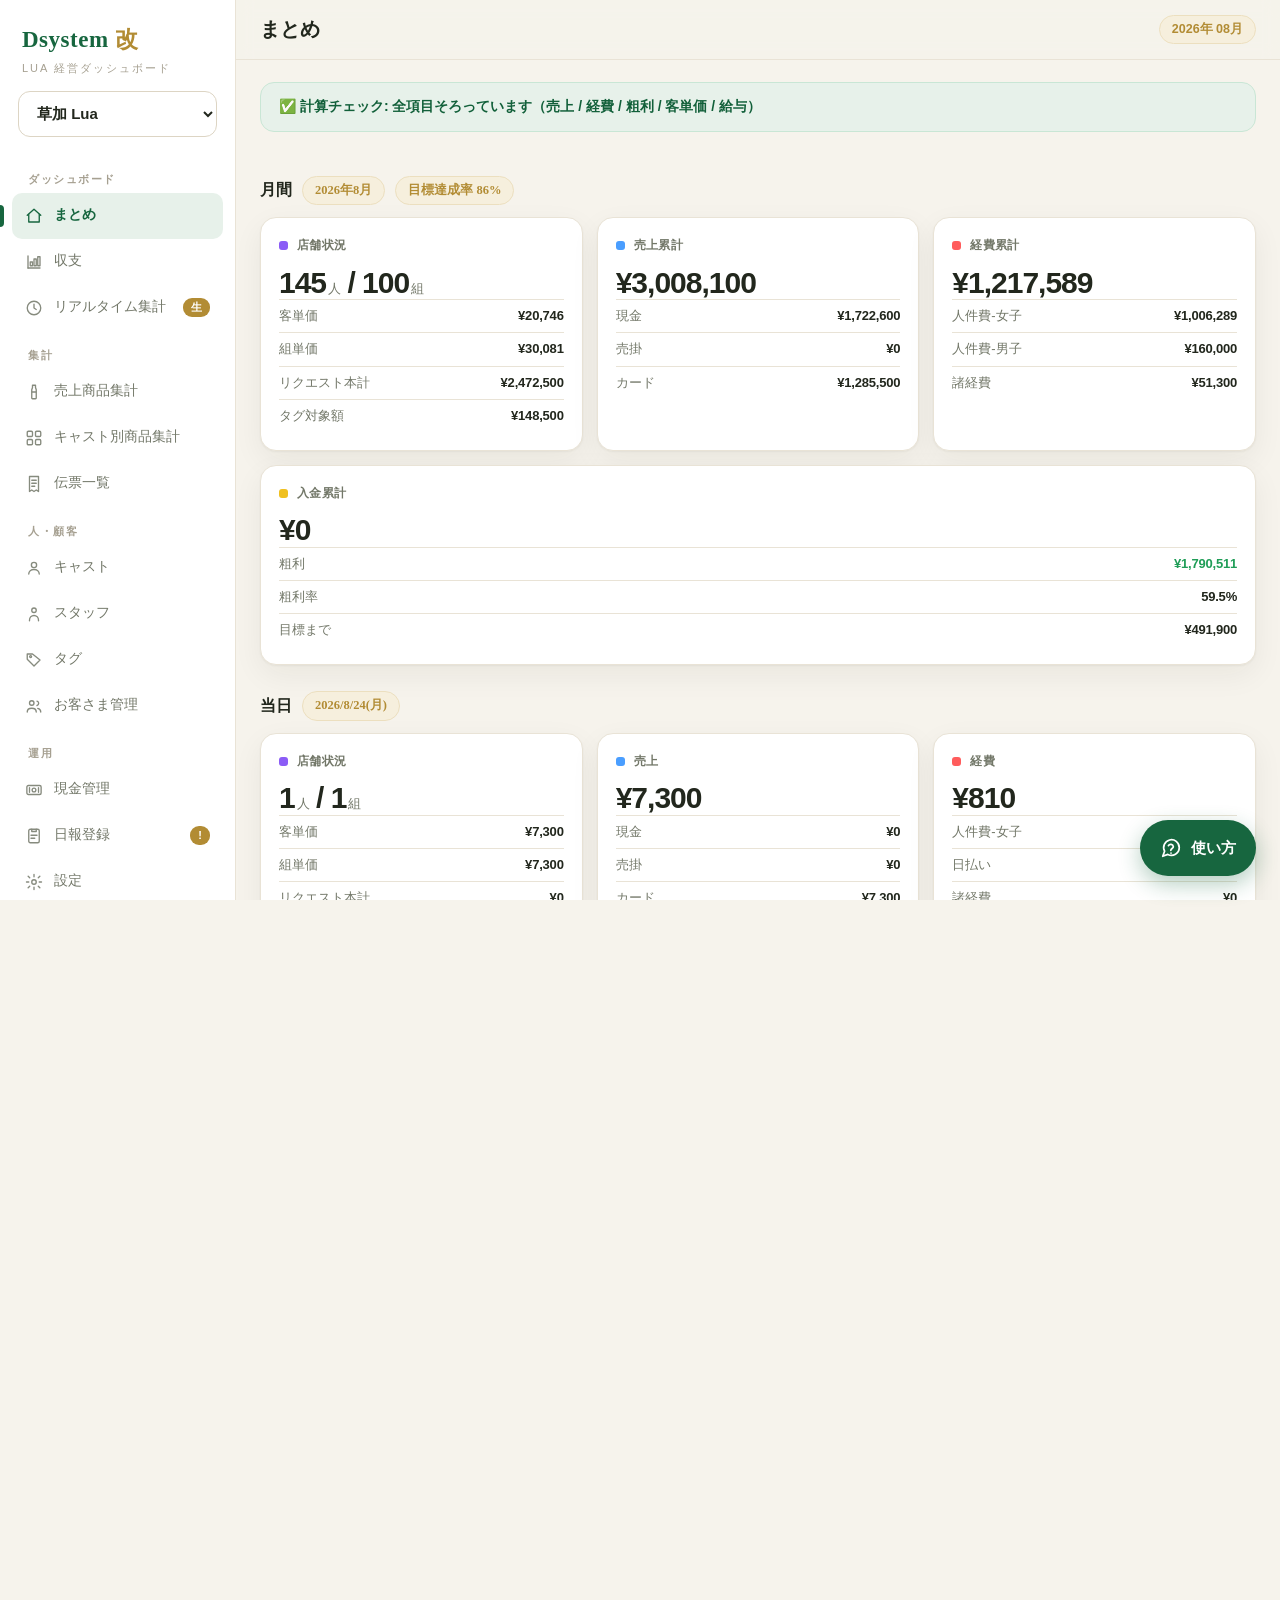
<file: index.html>
<!DOCTYPE html>
<html lang="ja">
<head>
<meta charset="utf-8">
<meta name="viewport" content="width=device-width, initial-scale=1, viewport-fit=cover">
<title>Dシステム改 — 草加 Lua</title>
<link rel="icon" type="image/png" href="icon.png">
<link rel="apple-touch-icon" href="icon.png">
<link rel="stylesheet" href="css/app.css">
</head>
<body>
<div id="splash" class="splash">
  <canvas id="splashCanvas"></canvas>
  <div class="splash-inner">
    <div class="splash-logo">Dsystem <b>改</b></div>
    <div class="splash-line"></div>
    <div class="splash-sub">Lua 経営ダッシュボード</div>
  </div>
</div>
<script>
(function(){
  var c=document.getElementById('splashCanvas'); if(!c) return;
  var ctx=c.getContext('2d'), DPR=Math.min(window.devicePixelRatio||1,2);
  function size(){ c.width=innerWidth*DPR; c.height=innerHeight*DPR; }
  size();
  var reduce = matchMedia('(prefers-reduced-motion:reduce)').matches;
  var W=function(){return c.width;}, H=function(){return c.height;};
  var cx=function(){return W()/2;}, cy=function(){return H()*0.46;};
  var R=function(){return Math.min(W(),H())*0.30;};
  var N = reduce?0:420, ps=[];
  // ブランドの色だけで組む。紫・水色を混ぜると途端に既製品っぽくなる
  var COL=['#b28c34','#c9a44c','#d9c188','#1f7a4d','#2f9160','#efe7d4'];
  for(var i=0;i<N;i++){
    var a=Math.random()*Math.PI*2, rr=R()*(0.82+Math.random()*0.5), sp=(Math.random()*0.5+0.35)*(Math.random()<0.5?1:1);
    ps.push({a:a, r:rr, base:rr, sp:0.006+Math.random()*0.010, sz:(Math.random()*2.4+0.6)*DPR,
      col:COL[(Math.random()*COL.length)|0], ph:Math.random()*Math.PI*2, wob:6*DPR+Math.random()*22*DPR, life:Math.random()});
  }
  var t0=performance.now(), raf;
  function frame(now){
    var el=(now-t0)/1000; // 秒
    ctx.clearRect(0,0,W(),H());
    ctx.globalCompositeOperation='lighter';
    var spin=el*0.8;
    for(var i=0;i<ps.length;i++){ var p=ps[i];
      p.a+=p.sp;
      var wob=Math.sin(el*1.4+p.ph)*p.wob;
      var rad=p.base+wob - Math.max(0,(el-3.0))*140*DPR*(0.3+p.life); // 後半は外へ拡散
      var x=cx()+Math.cos(p.a+spin)*rad, y=cy()+Math.sin(p.a+spin)*rad*0.92;
      var alpha=Math.max(0, 0.9 - Math.max(0,(el-3.4))*0.9);
      ctx.beginPath(); ctx.fillStyle=p.col; ctx.globalAlpha=alpha*(0.5+0.5*Math.sin(el*2+p.ph));
      ctx.arc(x,y,p.sz,0,Math.PI*2); ctx.fill();
    }
    ctx.globalAlpha=1; ctx.globalCompositeOperation='source-over';
    if(el<5.2 && !reduce) raf=requestAnimationFrame(frame);
  }
  if(!reduce) raf=requestAnimationFrame(frame);
  addEventListener('resize', size);
})();
</script>
<div class="app">
  <aside class="sidebar" id="sidebar">
    <div class="brand">
      <div>
        <div class="logo">Dsystem <b>改</b></div>
        <div class="sub">Lua 経営ダッシュボード</div>
      </div>
    </div>
    <select class="storepick"><option>草加 Lua</option></select>
    <nav class="nav" id="nav"></nav>
  </aside>
  <div class="backdrop" id="backdrop"></div>

  <main class="main">
    <div class="topbar">
      <button class="btn ghost sm menu-btn" id="menuBtn">☰</button>
      <h1 id="pageTitle">まとめ</h1>
      <div class="spacer"></div>
      <span class="pill" id="ymPill">2026年 08月</span>
    </div>
    <div class="content" id="content"></div>
  </main>
</div>

<script src="js/schema.js"></script>
<script src="js/data.js"></script>
<script src="js/calc.js"></script>
<script src="js/ui.js"></script>
<script src="js/app.js"></script>
</body>
</html>
</file>
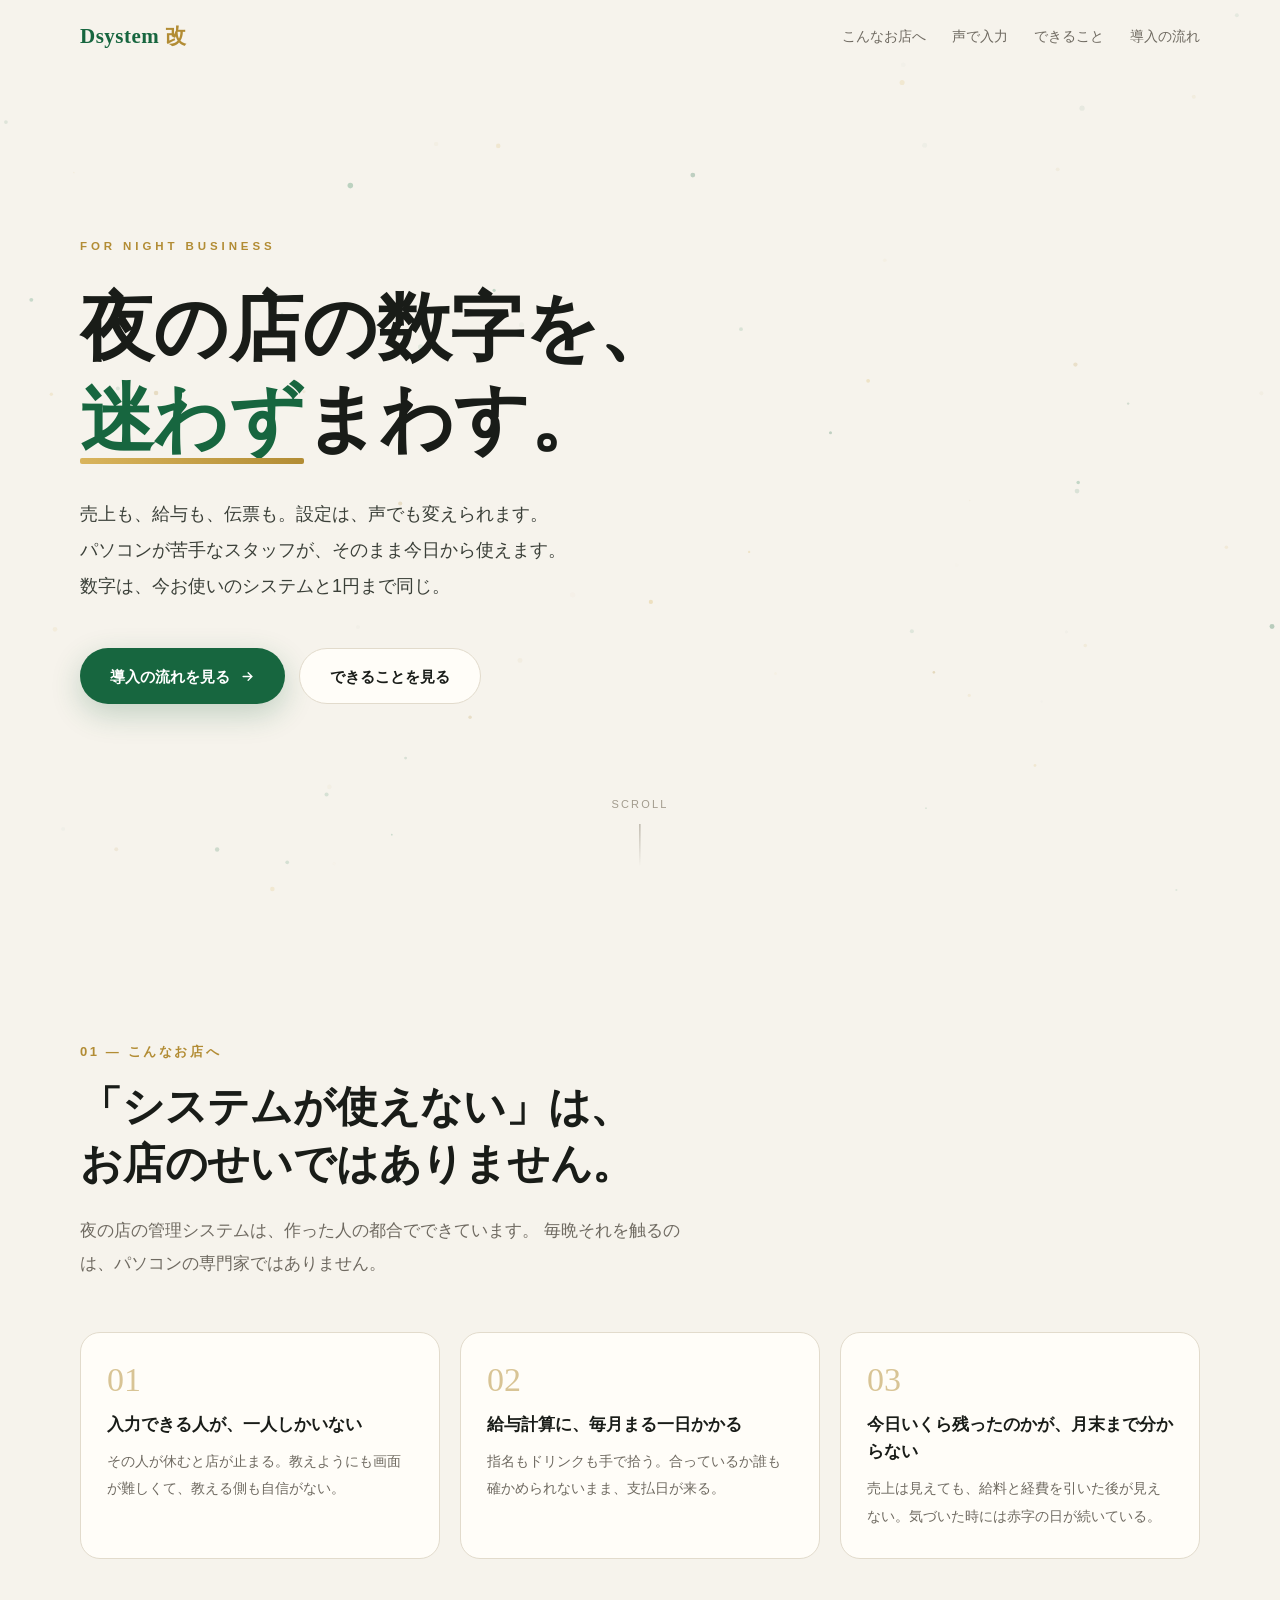
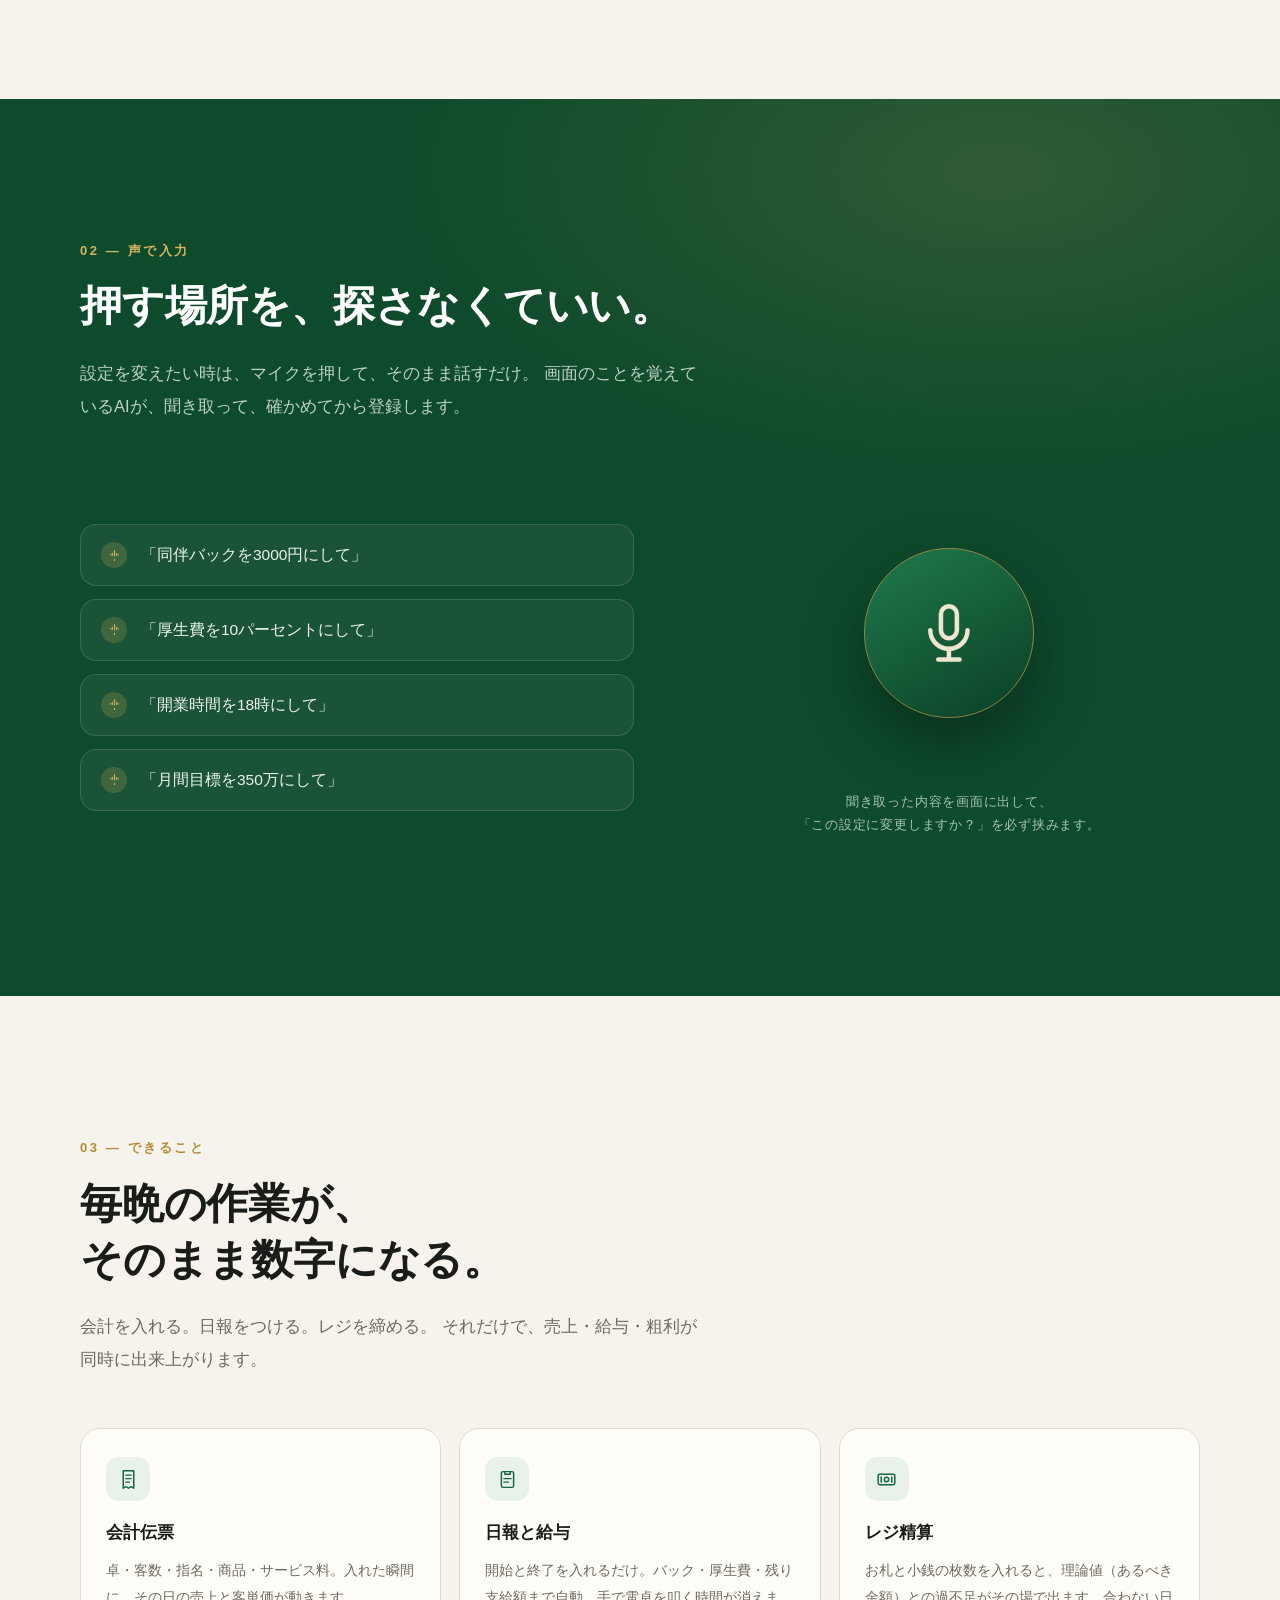
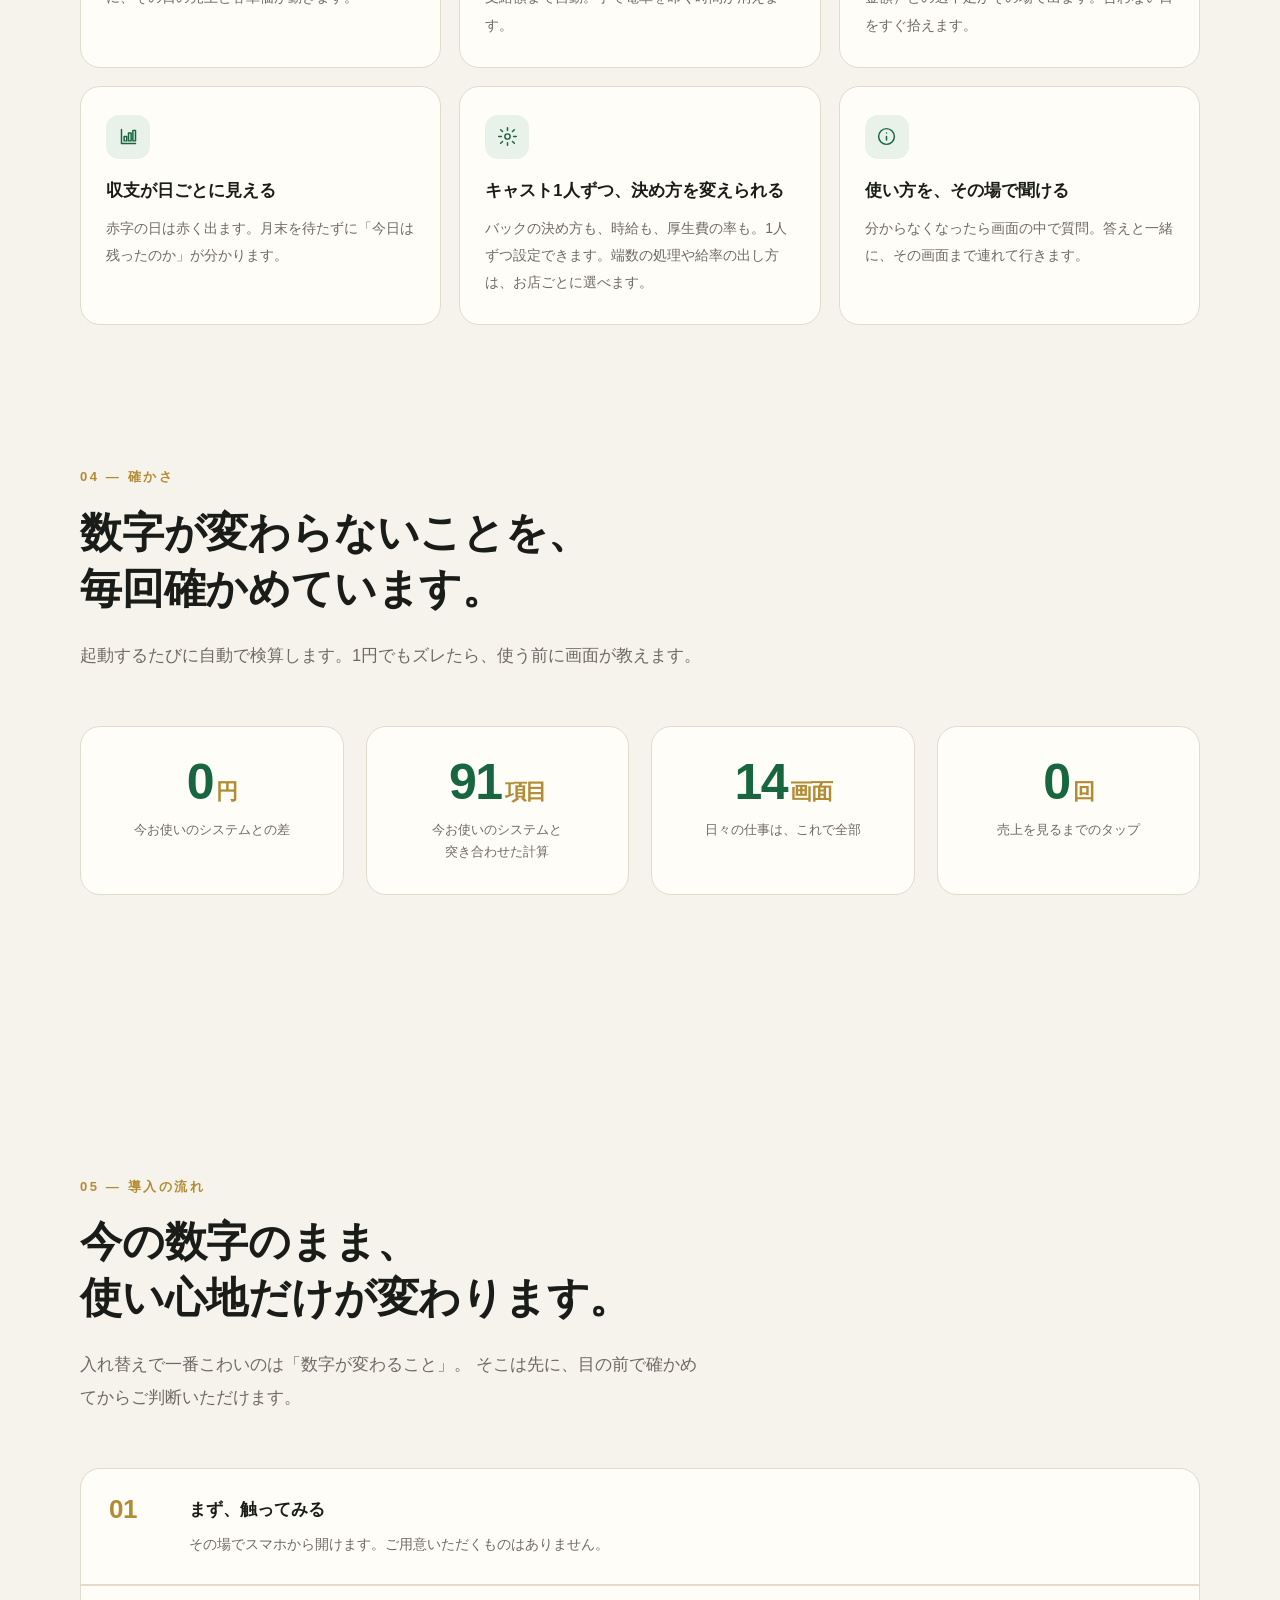
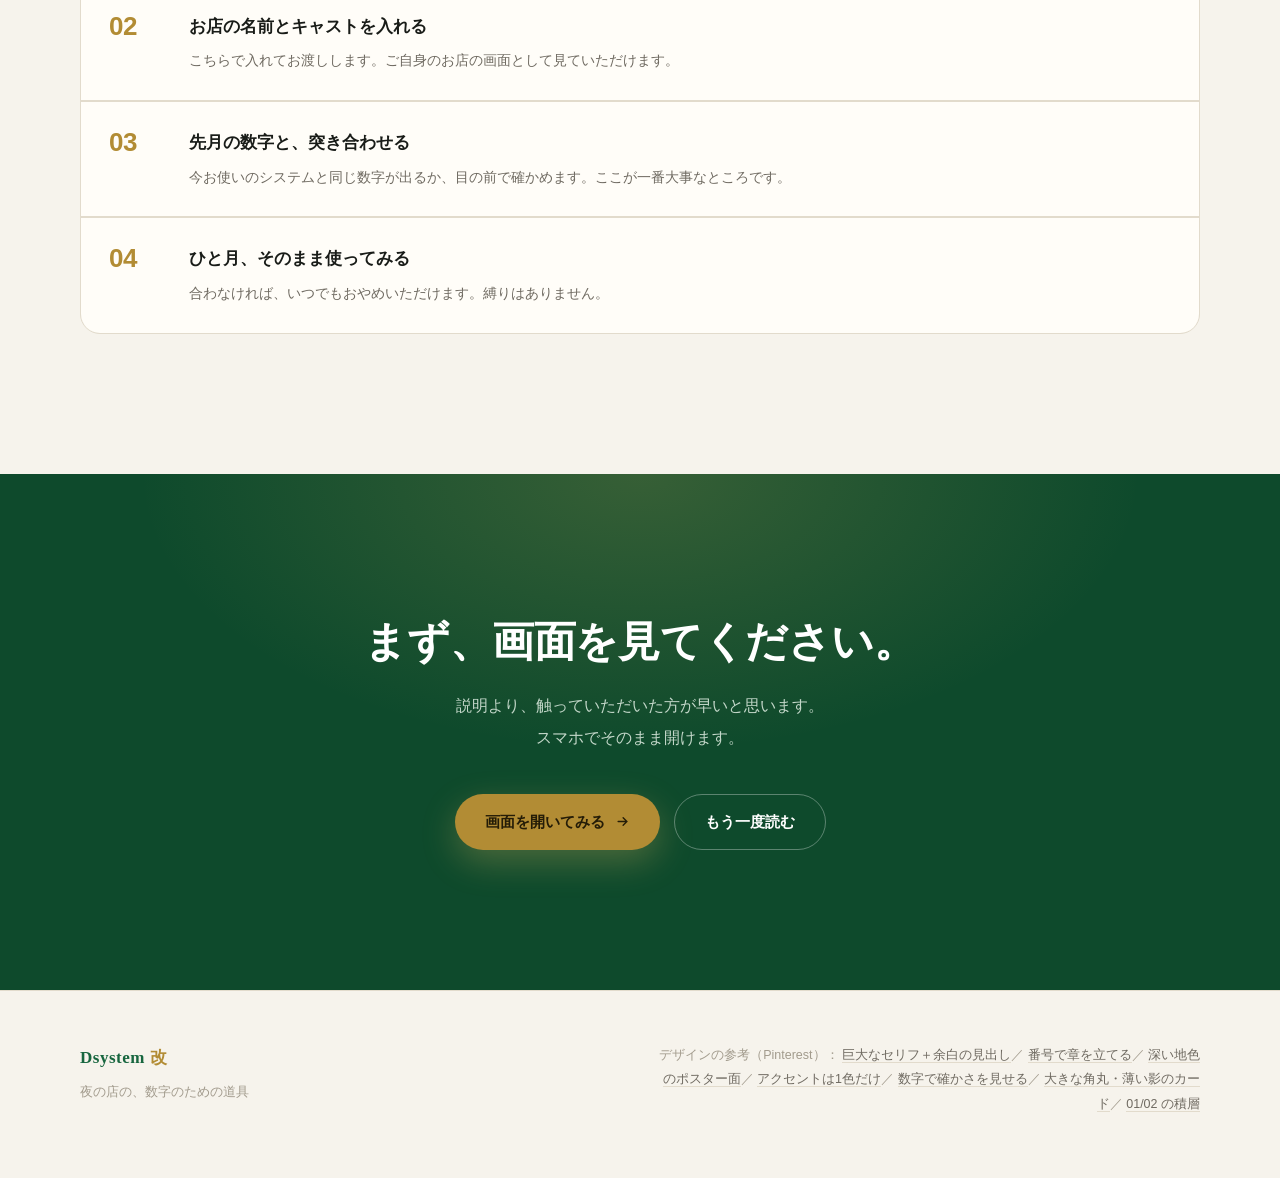
<file: lp/index.html>
<!doctype html>
<html lang="ja">
<head>
<meta charset="utf-8">
<meta name="viewport" content="width=device-width,initial-scale=1,viewport-fit=cover">
<title>Dシステム改 — 夜の店の、数字のための道具</title>
<meta name="description" content="売上・給与・伝票を、迷わず。設定は声でも動く、現場のスタッフがそのまま使える店舗管理システム。">
<meta property="og:title" content="Dシステム改">
<meta property="og:description" content="夜の店の、数字のための道具。">
<link rel="icon" href="icon.png">
<link rel="apple-touch-icon" href="icon.png">
<style>
/* ─────────────────────────────────────────────
   Pinterest から引いた作法（出典は最下部に明記）
   ・巨大なセリフのワードマーク＋広い余白でヒーローを組む … pin/534543903532416057
   ・章を 01 / 02 の番号で立てる。番号は細く大きく … pin/533294361818541203, pin/181692166212727538
   ・深い地色のポスター的セクションを1枚挟んで緩急 … pin/181692166212785124
   ・アクセント色は1つだけ。面積を絞って効かせる … pin/181692166212724656
   ・端末の実画面 + 数字の実績で信頼を作る … pin/181692166212818721
   ・カードは角丸を大きく、影は薄く、境界は線1本 … pin/565342559474451207
   ───────────────────────────────────────────── */
:root{
  --bg:#f6f3ec; --paper:#fffdf8; --ink:#191c18; --muted:#6f6a61; --dim:#a29b8d;
  --green:#17663f; --green-d:#0e4a2c; --green-soft:#e8f1ea; --gold:#b28c34; --gold-l:#d9b45c;
  --line:#e2dbcc;
  --serif:"Hiragino Mincho ProN","Yu Mincho",Georgia,"Times New Roman",serif;
  --sans:-apple-system,BlinkMacSystemFont,"Hiragino Sans","Noto Sans JP",sans-serif;
  --num:"SF Pro Display","Helvetica Neue",sans-serif;
}
*{box-sizing:border-box;margin:0;padding:0}
html{scroll-behavior:smooth;-webkit-text-size-adjust:100%}
body{background:var(--bg);color:var(--ink);font-family:var(--sans);line-height:1.8;
  font-size:16px;-webkit-font-smoothing:antialiased;overflow-x:hidden}
img{max-width:100%;display:block}
.wrap{width:min(1120px,92vw);margin:0 auto}

/* ── 出てくる動き（scrollでふわっと。派手にしない） ── */
.rv{opacity:0;transform:translateY(26px);transition:opacity .9s cubic-bezier(.2,.7,.2,1),transform .9s cubic-bezier(.2,.7,.2,1)}
.rv.in{opacity:1;transform:none}
.rv.d1{transition-delay:.08s}.rv.d2{transition-delay:.16s}.rv.d3{transition-delay:.24s}.rv.d4{transition-delay:.32s}
@media(prefers-reduced-motion:reduce){.rv{opacity:1;transform:none;transition:none}}

/* ── ヘッダー ── */
header{position:fixed;top:0;left:0;right:0;z-index:50;padding:18px 0;
  background:rgba(246,243,236,0);backdrop-filter:blur(0px);transition:background .4s,backdrop-filter .4s,padding .4s}
header.on{background:rgba(246,243,236,.86);backdrop-filter:blur(12px);padding:11px 0;border-bottom:1px solid var(--line)}
header.dk .mark{color:#f2f7f3}
header.dk .mark b{color:var(--gold-l)}
header.dk nav{color:#b9d0c2}
header.dk nav a:hover{color:#fff}
header.dk.on{background:rgba(14,74,44,.72);border-bottom-color:rgba(255,255,255,.12)}
header .wrap{display:flex;align-items:center;gap:18px}
.mark{font-family:var(--serif);font-size:21px;font-weight:700;color:var(--green);letter-spacing:.5px}
.mark b{color:var(--gold)}
header nav{margin-left:auto;display:flex;gap:26px;font-size:13.5px;color:var(--muted)}
header nav a{color:inherit;text-decoration:none;transition:color .2s}
header nav a:hover{color:var(--green)}
@media(max-width:760px){header nav{display:none}}

/* ── ヒーロー ── */
.hero{min-height:100svh;display:flex;align-items:center;position:relative;padding:120px 0 80px;overflow:hidden}
.hero canvas{position:absolute;inset:0;width:100%;height:100%;pointer-events:none;opacity:.85}
.hero .wrap{position:relative;z-index:2}
.eyebrow{font-size:11.5px;letter-spacing:.34em;color:var(--gold);font-weight:700;margin-bottom:26px}
.hero h1{font-family:var(--serif);font-weight:700;line-height:1.24;letter-spacing:-.01em;
  font-size:clamp(34px,6.4vw,74px);max-width:15em}
.hero h1 em{font-style:normal;color:var(--green);position:relative;white-space:nowrap}
.hero h1 em::after{content:"";position:absolute;left:0;right:0;bottom:-.04em;height:.075em;
  background:linear-gradient(90deg,var(--gold-l),var(--gold));transform:scaleX(0);transform-origin:left;
  animation:ul 1.1s cubic-bezier(.2,.8,.2,1) 1.0s forwards;border-radius:2px}
@keyframes ul{to{transform:scaleX(1)}}
.hero p.lead{margin-top:30px;font-size:clamp(15px,1.7vw,18px);color:#3a3f38;max-width:34em;line-height:2}
.hero .cta{margin-top:44px;display:flex;gap:14px;flex-wrap:wrap;align-items:center}
.btn{display:inline-flex;align-items:center;gap:10px;min-height:56px;padding:0 30px;border-radius:999px;
  font-size:15px;font-weight:700;text-decoration:none;transition:transform .18s,box-shadow .28s,background .2s}
.btn.p{background:var(--green);color:#fff;box-shadow:0 10px 30px rgba(23,102,63,.24)}
.btn.p:hover{transform:translateY(-2px);box-shadow:0 16px 40px rgba(23,102,63,.3);background:#125835}
.btn.s{color:var(--ink);border:1.5px solid var(--line);background:var(--paper)}
.btn.s:hover{transform:translateY(-2px);border-color:var(--green);color:var(--green)}
.scrollhint{position:absolute;left:50%;bottom:34px;transform:translateX(-50%);z-index:2;
  font-size:11px;letter-spacing:.2em;color:var(--dim);display:flex;flex-direction:column;align-items:center;gap:9px}
.scrollhint i{width:1px;height:42px;background:linear-gradient(var(--dim),transparent);animation:drop 2s ease-in-out infinite}
@keyframes drop{0%,100%{opacity:.25;transform:scaleY(.6)}50%{opacity:1;transform:scaleY(1)}}
@media(max-width:760px){.scrollhint{display:none}}

/* ── セクション共通 ── */
section{padding:clamp(80px,11vw,140px) 0}
.no{font-family:var(--num);font-size:13px;letter-spacing:.2em;color:var(--gold);font-weight:700;margin-bottom:16px}
h2{font-family:var(--serif);font-weight:700;line-height:1.34;letter-spacing:-.005em;
  font-size:clamp(26px,3.7vw,42px);margin-bottom:22px}
.sub{color:var(--muted);font-size:clamp(14.5px,1.5vw,16.5px);max-width:38em;line-height:2}

/* ── 課題（3つ） ── */
.pains{display:grid;grid-template-columns:repeat(auto-fit,minmax(min(268px,100%),1fr));gap:20px;margin-top:52px}
.pain{background:var(--paper);border:1px solid var(--line);border-radius:20px;padding:30px 26px 28px;
  transition:transform .35s,box-shadow .35s}
.pain:hover{transform:translateY(-5px);box-shadow:0 18px 44px rgba(40,33,18,.09)}
.pain .q{font-family:var(--serif);font-size:34px;color:var(--gold);line-height:1;margin-bottom:14px;opacity:.5}
.pain h3{font-size:17px;font-weight:700;margin-bottom:10px;line-height:1.6}
.pain p{font-size:14px;color:var(--muted);line-height:1.95}

/* ── 深緑のポスター面 ── */
.dark{background:var(--green-d);color:#eef4ef;position:relative;overflow:hidden}
.dark::before{content:"";position:absolute;inset:0;
  background:radial-gradient(1000px 500px at 78% 8%,rgba(217,180,92,.16),transparent 62%)}
.dark .wrap{position:relative;z-index:1}
.dark .no{color:var(--gold-l)}
.dark h2{color:#fff}
.dark .sub{color:#bdd2c5}
.voice{display:grid;grid-template-columns:1.05fr .95fr;gap:clamp(34px,5vw,68px);align-items:center;margin-top:56px}
@media(max-width:860px){.voice{grid-template-columns:1fr}}
.says{display:flex;flex-direction:column;gap:13px}
.say{background:rgba(255,255,255,.055);border:1px solid rgba(255,255,255,.13);border-radius:16px;
  padding:16px 20px;font-size:15.5px;display:flex;align-items:center;gap:14px;
  transition:background .3s,border-color .3s,transform .3s}
.say:hover{background:rgba(255,255,255,.1);border-color:rgba(217,180,92,.5);transform:translateX(5px)}
.say .w{width:26px;height:26px;flex:0 0 26px;border-radius:50%;background:rgba(217,180,92,.2);
  display:flex;align-items:center;justify-content:center}
.say .w svg{width:13px;height:13px;stroke:var(--gold-l);fill:none;stroke-width:2;stroke-linecap:round}
.mic{display:flex;flex-direction:column;align-items:center;justify-content:center;gap:22px;padding:20px}
.micwrap{width:clamp(192px,27vw,269px);aspect-ratio:1;display:grid;place-items:center;position:relative}
.micwrap::after,.micwrap::before{content:"";position:absolute;width:clamp(120px,17vw,168px);aspect-ratio:1;
  border-radius:50%;border:1px solid rgba(217,180,92,.42);animation:ring 3s ease-out infinite}
.micwrap::after{animation-delay:1.5s}
@keyframes ring{0%{transform:scale(1);opacity:.85}100%{transform:scale(1.6);opacity:0}}
.micdot{width:clamp(120px,17vw,168px);aspect-ratio:1;border-radius:50%;position:relative;
  background:linear-gradient(150deg,#1f7a4d,#0b3f25);display:flex;align-items:center;justify-content:center;
  box-shadow:0 26px 60px rgba(0,0,0,.34)}
.micdot svg{width:38%;height:38%;stroke:#f0e6cf;fill:none;stroke-width:1.7;stroke-linecap:round;stroke-linejoin:round}
.mic .cap{font-size:13px;color:#a8c4b3;letter-spacing:.06em;text-align:center}

/* ── 機能 ── */
.feats{display:grid;grid-template-columns:repeat(auto-fit,minmax(min(310px,100%),1fr));gap:18px;margin-top:52px}
.feat{background:var(--paper);border:1px solid var(--line);border-radius:20px;padding:28px 25px;
  transition:transform .35s,box-shadow .35s,border-color .35s}
.feat:hover{transform:translateY(-5px);box-shadow:0 18px 44px rgba(40,33,18,.09);border-color:#d3c9b4}
.feat .ic{width:44px;height:44px;border-radius:13px;background:var(--green-soft);
  display:flex;align-items:center;justify-content:center;margin-bottom:17px}
.feat .ic svg{width:21px;height:21px;stroke:var(--green);fill:none;stroke-width:1.7;stroke-linecap:round;stroke-linejoin:round}
.feat h3{font-size:16.5px;font-weight:700;margin-bottom:9px}
.feat p{font-size:14px;color:var(--muted);line-height:1.95}

/* ── 数字 ── */
.stats{display:grid;grid-template-columns:repeat(auto-fit,minmax(min(180px,100%),1fr));gap:22px;margin-top:54px}
.stat{text-align:center;padding:30px 16px;background:var(--paper);border:1px solid var(--line);border-radius:20px}
.stat .n{font-family:var(--num);font-size:clamp(34px,4.6vw,50px);font-weight:600;letter-spacing:-.03em;
  color:var(--green);line-height:1;font-variant-numeric:tabular-nums}
.stat .n small{font-size:.44em;color:var(--gold);margin-left:3px;font-weight:700}
.stat .l{font-size:13px;color:var(--muted);margin-top:12px;line-height:1.7}

/* ── 画面 ── */
.shot{margin-top:56px;border-radius:22px;overflow:hidden;border:1px solid var(--line);
  box-shadow:0 30px 70px rgba(40,33,18,.14);background:var(--paper)}
.shot img{width:100%}
.shotcap{font-size:12.5px;color:var(--dim);text-align:center;margin-top:16px}

/* ── 導入の流れ ── */
.steps{margin-top:54px;display:grid;gap:2px;background:var(--line);border:1px solid var(--line);border-radius:20px;overflow:hidden}
.step{background:var(--paper);padding:26px 28px;display:grid;grid-template-columns:60px 1fr;gap:20px;align-items:start;
  transition:background .3s}
.step:hover{background:#fff}
.step .n{font-family:var(--num);font-size:26px;font-weight:600;color:var(--gold);line-height:1.1;letter-spacing:-.02em}
.step h3{font-size:16.5px;font-weight:700;margin-bottom:6px}
.step p{font-size:14px;color:var(--muted);line-height:1.9}
@media(max-width:560px){.step{grid-template-columns:44px 1fr;gap:14px;padding:22px 20px}}

/* ── 締め ── */
.end{background:var(--green-d);color:#fff;text-align:center;position:relative;overflow:hidden}
.end::before{content:"";position:absolute;inset:0;
  background:radial-gradient(760px 420px at 50% 0%,rgba(217,180,92,.2),transparent 66%)}
.end .wrap{position:relative;z-index:1}
.end h2{color:#fff;margin-bottom:20px}
.end p{color:#c3d7c9;max-width:30em;margin:0 auto 40px;font-size:16px;line-height:2}
.end .btn.p{background:var(--gold);color:#241c07;box-shadow:0 12px 34px rgba(217,180,92,.3)}
.end .btn.p:hover{background:var(--gold-l)}
.end .btn.s{background:transparent;color:#fff;border-color:rgba(255,255,255,.32)}
.end .btn.s:hover{border-color:#fff;color:#fff}
.endcta{display:flex;gap:14px;justify-content:center;flex-wrap:wrap}

/* ── フッター ── */
footer{padding:52px 0 62px;font-size:12.5px;color:var(--dim);border-top:1px solid var(--line)}
footer .wrap{display:flex;gap:20px;flex-wrap:wrap;align-items:flex-start}
footer .src{margin-left:auto;max-width:44em;line-height:1.95;text-align:right}
footer a{color:var(--muted);text-decoration:none;border-bottom:1px solid var(--line)}
@media(max-width:760px){footer .src{margin-left:0;text-align:left}}
</style>
</head>
<body>

<header id="hd">
  <div class="wrap">
    <div class="mark">Dsystem <b>改</b></div>
    <nav>
      <a href="#pain">こんなお店へ</a>
      <a href="#voice">声で入力</a>
      <a href="#feat">できること</a>
      <a href="#flow">導入の流れ</a>
    </nav>
  </div>
</header>

<!-- ヒーロー: 巨大なセリフ＋広い余白（pin/534543903532416057 の作法） -->
<div class="hero">
  <canvas id="hc"></canvas>
  <div class="wrap">
    <div class="eyebrow rv in">FOR NIGHT BUSINESS</div>
    <h1 class="rv in d1">夜の店の数字を、<br><em>迷わず</em>まわす。</h1>
    <p class="lead rv in d2">売上も、給与も、伝票も。設定は、声でも変えられます。<br>
      パソコンが苦手なスタッフが、そのまま今日から使えます。<br>
      数字は、今お使いのシステムと1円まで同じ。</p>
    <div class="cta rv in d3">
      <a class="btn p" href="#flow">導入の流れを見る
        <svg width="15" height="15" viewBox="0 0 24 24" fill="none" stroke="currentColor" stroke-width="2.2" stroke-linecap="round"><path d="M5 12h13M13 6l6 6-6 6"/></svg></a>
      <a class="btn s" href="#feat">できることを見る</a>
    </div>
  </div>
  <div class="scrollhint"><span>SCROLL</span><i></i></div>
</div>

<!-- 01 課題（番号で章立て: pin/533294361818541203） -->
<section id="pain">
  <div class="wrap">
    <div class="no rv">01 — こんなお店へ</div>
    <h2 class="rv d1">「システムが使えない」は、<br>お店のせいではありません。</h2>
    <p class="sub rv d2">夜の店の管理システムは、作った人の都合でできています。
      毎晩それを触るのは、パソコンの専門家ではありません。</p>
    <div class="pains">
      <div class="pain rv d1"><div class="q">01</div>
        <h3>入力できる人が、一人しかいない</h3>
        <p>その人が休むと店が止まる。教えようにも画面が難しくて、教える側も自信がない。</p></div>
      <div class="pain rv d2"><div class="q">02</div>
        <h3>給与計算に、毎月まる一日かかる</h3>
        <p>指名もドリンクも手で拾う。合っているか誰も確かめられないまま、支払日が来る。</p></div>
      <div class="pain rv d3"><div class="q">03</div>
        <h3>今日いくら残ったのかが、月末まで分からない</h3>
        <p>売上は見えても、給料と経費を引いた後が見えない。気づいた時には赤字の日が続いている。</p></div>
    </div>
  </div>
</section>

<!-- 02 声（深緑のポスター面: pin/181692166212785124） -->
<section id="voice" class="dark">
  <div class="wrap">
    <div class="no rv">02 — 声で入力</div>
    <h2 class="rv d1">押す場所を、探さなくていい。</h2>
    <p class="sub rv d2">設定を変えたい時は、マイクを押して、そのまま話すだけ。
      画面のことを覚えているAIが、聞き取って、確かめてから登録します。</p>
    <div class="voice">
      <div class="says">
        <div class="say rv d1"><span class="w"><svg viewBox="0 0 24 24"><path d="M12 3v10M12 19v2M8 8v4M16 8v4M5 10v1M19 10v1"/></svg></span>「同伴バックを3000円にして」</div>
        <div class="say rv d2"><span class="w"><svg viewBox="0 0 24 24"><path d="M12 3v10M12 19v2M8 8v4M16 8v4M5 10v1M19 10v1"/></svg></span>「厚生費を10パーセントにして」</div>
        <div class="say rv d3"><span class="w"><svg viewBox="0 0 24 24"><path d="M12 3v10M12 19v2M8 8v4M16 8v4M5 10v1M19 10v1"/></svg></span>「開業時間を18時にして」</div>
        <div class="say rv d4"><span class="w"><svg viewBox="0 0 24 24"><path d="M12 3v10M12 19v2M8 8v4M16 8v4M5 10v1M19 10v1"/></svg></span>「月間目標を350万にして」</div>
      </div>
      <div class="mic rv d2">
        <div class="micwrap"><div class="micdot"><svg viewBox="0 0 24 24"><rect x="9" y="2" width="6" height="12" rx="3"/><path d="M5 11a7 7 0 0 0 14 0M12 18v4M8 22h8"/></svg></div></div>
        <div class="cap">聞き取った内容を画面に出して、<br>「この設定に変更しますか？」を必ず挟みます。</div>
      </div>
    </div>
  </div>
</section>

<!-- 03 機能 -->
<section id="feat">
  <div class="wrap">
    <div class="no rv">03 — できること</div>
    <h2 class="rv d1">毎晩の作業が、<br>そのまま数字になる。</h2>
    <p class="sub rv d2">会計を入れる。日報をつける。レジを締める。
      それだけで、売上・給与・粗利が同時に出来上がります。</p>
    <div class="feats">
      <div class="feat rv d1"><div class="ic"><svg viewBox="0 0 24 24"><path d="M6 2h12v20l-3-2-3 2-3-2-3 2z"/><path d="M9 7h6M9 11h6M9 15h4"/></svg></div>
        <h3>会計伝票</h3><p>卓・客数・指名・商品・サービス料。入れた瞬間に、その日の売上と客単価が動きます。</p></div>
      <div class="feat rv d2"><div class="ic"><svg viewBox="0 0 24 24"><rect x="5" y="3" width="14" height="18" rx="2"/><path d="M9 3v3h6V3M8 11h8M8 15h5"/></svg></div>
        <h3>日報と給与</h3><p>開始と終了を入れるだけ。バック・厚生費・残り支給額まで自動。手で電卓を叩く時間が消えます。</p></div>
      <div class="feat rv d3"><div class="ic"><svg viewBox="0 0 24 24"><rect x="2.5" y="6" width="19" height="12" rx="2"/><circle cx="12" cy="12" r="2.5"/><path d="M6 9v6M18 9v6"/></svg></div>
        <h3>レジ精算</h3><p>お札と小銭の枚数を入れると、理論値（あるべき金額）との過不足がその場で出ます。合わない日をすぐ拾えます。</p></div>
      <div class="feat rv d1"><div class="ic"><svg viewBox="0 0 24 24"><path d="M4 20V4M4 20h16"/><rect x="7" y="12" width="3" height="5"/><rect x="12" y="8" width="3" height="9"/><rect x="17" y="5" width="3" height="12"/></svg></div>
        <h3>収支が日ごとに見える</h3><p>赤字の日は赤く出ます。月末を待たずに「今日は残ったのか」が分かります。</p></div>
      <div class="feat rv d2"><div class="ic"><svg viewBox="0 0 24 24"><circle cx="12" cy="12" r="3"/><path d="M12 2v3M12 19v3M4.2 4.2l2.1 2.1M17.7 17.7l2.1 2.1M2 12h3M19 12h3M4.2 19.8l2.1-2.1M17.7 6.3l2.1-2.1"/></svg></div>
        <h3>キャスト1人ずつ、決め方を変えられる</h3><p>バックの決め方も、時給も、厚生費の率も。1人ずつ設定できます。端数の処理や給率の出し方は、お店ごとに選べます。</p></div>
      <div class="feat rv d3"><div class="ic"><svg viewBox="0 0 24 24"><circle cx="12" cy="12" r="9"/><path d="M12 16v-4M12 8h.01"/></svg></div>
        <h3>使い方を、その場で聞ける</h3><p>分からなくなったら画面の中で質問。答えと一緒に、その画面まで連れて行きます。</p></div>
    </div>
  </div>
</section>

<!-- 04 数字（信頼: pin/181692166212818721） -->
<section style="padding-top:0">
  <div class="wrap">
    <div class="no rv">04 — 確かさ</div>
    <h2 class="rv d1">数字が変わらないことを、<br>毎回確かめています。</h2>
    <p class="sub rv d2">起動するたびに自動で検算します。1円でもズレたら、使う前に画面が教えます。</p>
    <div class="stats">
      <div class="stat rv d1"><div class="n">0<small>円</small></div><div class="l">今お使いのシステムとの差</div></div>
      <div class="stat rv d2"><div class="n">91<small>項目</small></div><div class="l">今お使いのシステムと<br>突き合わせた計算</div></div>
      <div class="stat rv d3"><div class="n">14<small>画面</small></div><div class="l">日々の仕事は、これで全部</div></div>
      <div class="stat rv d4"><div class="n">0<small>回</small></div><div class="l">売上を見るまでのタップ</div></div>
    </div>
  </div>
</section>

<!-- 05 導入の流れ -->
<section id="flow">
  <div class="wrap">
    <div class="no rv">05 — 導入の流れ</div>
    <h2 class="rv d1">今の数字のまま、<br>使い心地だけが変わります。</h2>
    <p class="sub rv d2">入れ替えで一番こわいのは「数字が変わること」。
      そこは先に、目の前で確かめてからご判断いただけます。</p>
    <div class="steps">
      <div class="step rv d1"><div class="n">01</div><div>
        <h3>まず、触ってみる</h3><p>その場でスマホから開けます。ご用意いただくものはありません。</p></div></div>
      <div class="step rv d2"><div class="n">02</div><div>
        <h3>お店の名前とキャストを入れる</h3><p>こちらで入れてお渡しします。ご自身のお店の画面として見ていただけます。</p></div></div>
      <div class="step rv d3"><div class="n">03</div><div>
        <h3>先月の数字と、突き合わせる</h3><p>今お使いのシステムと同じ数字が出るか、目の前で確かめます。ここが一番大事なところです。</p></div></div>
      <div class="step rv d4"><div class="n">04</div><div>
        <h3>ひと月、そのまま使ってみる</h3><p>合わなければ、いつでもおやめいただけます。縛りはありません。</p></div></div>
    </div>
  </div>
</section>

<!-- 締め -->
<section class="end">
  <div class="wrap">
    <h2 class="rv">まず、画面を見てください。</h2>
    <p class="rv d1">説明より、触っていただいた方が早いと思います。<br>
      スマホでそのまま開けます。</p>
    <div class="endcta rv d2">
      <a class="btn p" href="https://tsujiguchilukes-ops.github.io/dsystem-kai-demo/" target="_blank" rel="noopener">画面を開いてみる
        <svg width="15" height="15" viewBox="0 0 24 24" fill="none" stroke="currentColor" stroke-width="2.2" stroke-linecap="round"><path d="M5 12h13M13 6l6 6-6 6"/></svg></a>
      <a class="btn s" href="#pain">もう一度読む</a>
    </div>
  </div>
</section>

<footer>
  <div class="wrap">
    <div><div class="mark" style="font-size:17px">Dsystem <b>改</b></div>
      <div style="margin-top:8px">夜の店の、数字のための道具</div></div>
    <div class="src">
      デザインの参考（Pinterest）：
      <a href="https://www.pinterest.com/pin/534543903532416057/" target="_blank" rel="noopener">巨大なセリフ＋余白の見出し</a>／
      <a href="https://www.pinterest.com/pin/533294361818541203/" target="_blank" rel="noopener">番号で章を立てる</a>／
      <a href="https://www.pinterest.com/pin/181692166212785124/" target="_blank" rel="noopener">深い地色のポスター面</a>／
      <a href="https://www.pinterest.com/pin/181692166212724656/" target="_blank" rel="noopener">アクセントは1色だけ</a>／
      <a href="https://www.pinterest.com/pin/181692166212818721/" target="_blank" rel="noopener">数字で確かさを見せる</a>／
      <a href="https://www.pinterest.com/pin/565342559474451207/" target="_blank" rel="noopener">大きな角丸・薄い影のカード</a>／
      <a href="https://www.pinterest.com/pin/181692166212727538/" target="_blank" rel="noopener">01/02 の積層</a>
    </div>
  </div>
</footer>

<script>
// 出てくる動き（一度出たら戻さない＝スクロールで点滅しない）
(function(){
  var io=new IntersectionObserver(function(es){
    es.forEach(function(e){ if(e.isIntersecting){ e.target.classList.add('in'); io.unobserve(e.target); } });
  },{threshold:.12,rootMargin:'0px 0px -8% 0px'});
  document.querySelectorAll('.rv:not(.in)').forEach(function(el){ io.observe(el); });
  // ヘッダーの背景
  var hd=document.getElementById('hd');
  var darks=[].slice.call(document.querySelectorAll('.dark,.end'));
  function upd(){
    hd.classList.toggle('on', scrollY>40);
    // ヘッダーの真下が深緑の面かどうかで、文字色と地色を入れ替える
    var y=hd.offsetHeight*0.6;
    hd.classList.toggle('dk', darks.some(function(d){
      var r=d.getBoundingClientRect(); return r.top<=y && r.bottom>=y;
    }));
  }
  addEventListener('scroll',upd,{passive:true}); upd();
})();

// ヒーローの粒（ブランド色だけ。紫や水色を混ぜない）
(function(){
  var c=document.getElementById('hc'); if(!c) return;
  if(matchMedia('(prefers-reduced-motion:reduce)').matches) return;
  var x=c.getContext('2d'),D=Math.min(devicePixelRatio||1,2),ps=[],raf;
  function size(){ c.width=c.offsetWidth*D; c.height=c.offsetHeight*D; }
  size(); addEventListener('resize',size,{passive:true});
  var COL=['rgba(178,140,52,','rgba(217,180,92,','rgba(31,122,77,','rgba(23,102,63,'];
  for(var i=0;i<70;i++) ps.push({
    x:Math.random(), y:Math.random(), r:(Math.random()*2.1+0.7)*D,
    sp:(Math.random()*0.16+0.05), ph:Math.random()*Math.PI*2,
    a:Math.random()*0.3+0.12, c:COL[(Math.random()*COL.length)|0]
  });
  var t0=performance.now();
  function f(now){
    var el=(now-t0)/1000;
    x.clearRect(0,0,c.width,c.height);
    for(var i=0;i<ps.length;i++){ var p=ps[i];
      var px=(p.x*c.width + Math.sin(el*p.sp+p.ph)*26*D);
      var py=(p.y*c.height + Math.cos(el*p.sp*.8+p.ph)*20*D);
      x.beginPath(); x.fillStyle=p.c+(p.a*(0.55+0.45*Math.sin(el*0.9+p.ph)))+')';
      x.arc(px,py,p.r,0,Math.PI*2); x.fill();
    }
    raf=requestAnimationFrame(f);
  }
  raf=requestAnimationFrame(f);
  addEventListener('pagehide',function(){ cancelAnimationFrame(raf); });
})();
</script>
</body>
</html>
</file>
<file: css/app.css>
/* Dシステム改 — Light Luxe UI（明るい・上品・素人でも迷わない）
   参考方向: Pinterest pastel/minimal dashboard + big-button friendly UI
   ナイトラウンジ「Lua」の高級感を、白基調＋深緑＋ゴールドで表現。 */
:root{
  /* 明るい紙のような背景・白カード */
  --bg:#f6f3ec; --bg2:#ffffff; --bg3:#f2eee4; --line:#e9e3d6; --line2:#ddd5c4;
  --ink:#22271d; --muted:#727768; --dim:#a6a091;
  /* ブランド: 深緑 + ゴールド */
  --green:#17663f; --green-soft:#e7f1ea; --gold:#b28c34; --gold-soft:#f6efdd;
  /* 意味色（明るい背景で映える） */
  --sales:#2f6feb; --profit:#1f9d57; --cost:#e0714f; --deposit:#d6a52a; --pink:#d96a9a; --red:#d5493f; --blue:#2f6feb; --green2:#1f9d57;
  --radius:18px; --radius-sm:12px;
  --shadow:0 1px 2px rgba(40,33,18,.05), 0 10px 30px rgba(40,33,18,.06);
  --shadow-sm:0 1px 2px rgba(40,33,18,.05), 0 4px 14px rgba(40,33,18,.05);
  --tap:46px; --sidebar:236px;
  --serif:"Hiragino Mincho ProN","Yu Mincho",Georgia,"Times New Roman",serif;
  --num:"SF Pro Display","Helvetica Neue","Hiragino Sans","Noto Sans JP",sans-serif;
  --sans:-apple-system,BlinkMacSystemFont,"Hiragino Sans","Noto Sans JP",sans-serif;
}
*{box-sizing:border-box}
html,body{margin:0;height:100%;max-width:100%;overflow-x:hidden}
body{background:var(--bg);color:var(--ink);font-family:var(--sans);font-size:15px;line-height:1.55;-webkit-font-smoothing:antialiased}
a{color:var(--green);text-decoration:none}
button{font-family:inherit}

/* ===== レイアウト ===== */
.app{display:flex;min-height:100vh}
.sidebar{width:var(--sidebar);flex:0 0 var(--sidebar);background:var(--bg2);border-right:1px solid var(--line);
  position:sticky;top:0;height:100vh;overflow-y:auto;padding-bottom:24px}
.brand{padding:22px 22px 14px}
.brand .logo{font-family:var(--serif);font-size:23px;font-weight:700;color:var(--green);letter-spacing:.5px}
.brand .logo b{color:var(--gold);font-weight:700}
.brand .sub{font-size:11px;color:var(--dim);letter-spacing:2px;margin-top:2px;text-transform:uppercase}
.storepick{margin:0 18px 12px;padding:12px 14px;background:var(--bg2);border:1.5px solid var(--line2);border-radius:12px;
  color:var(--ink);font-size:15px;font-weight:600;width:calc(100% - 36px)}
.nav{padding:6px 12px}
.nav a{display:flex;align-items:center;gap:11px;padding:9px 13px;border-radius:10px;color:var(--muted);
  font-size:13.5px;font-weight:500;min-height:46px;cursor:pointer;position:relative;transition:background .12s,color .12s}
.nav a svg{width:18px;height:18px;flex:0 0 18px;stroke:currentColor;fill:none;stroke-width:1.8;opacity:.85}
.nav a:hover{background:var(--bg3);color:var(--ink)}
.nav a.active{background:var(--green-soft);color:var(--green);font-weight:700}
.nav a.active::before{content:"";position:absolute;left:-12px;top:12px;bottom:12px;width:4px;border-radius:0 4px 4px 0;background:var(--green)}
.nav a.active svg{opacity:1}
.nav .sec{font-size:11px;color:var(--dim);letter-spacing:1.5px;padding:16px 16px 5px;text-transform:uppercase;font-weight:700}
.nav .badge{margin-left:auto;background:var(--gold);color:#fff;font-size:11px;border-radius:9px;padding:1px 8px;font-weight:700}

.main{flex:1;min-width:0;max-width:100%;overflow-x:hidden;display:flex;flex-direction:column}
.topbar{display:flex;align-items:center;gap:14px;padding:14px 24px;border-bottom:1px solid var(--line);
  position:sticky;top:0;background:rgba(246,243,236,.9);backdrop-filter:blur(8px);z-index:20}
.topbar h1{font-family:var(--serif);font-size:20px;margin:0;font-weight:700;color:var(--ink)}
.topbar .spacer{flex:1}
.content{padding:22px 24px;max-width:1440px;width:100%}

/* ===== 共通部品 ===== */
.row{display:flex;gap:14px;flex-wrap:wrap}
.card{background:var(--bg2);border:1px solid var(--line);border-radius:16px;padding:18px;box-shadow:var(--shadow);max-width:100%;min-width:0}
.card h3{margin:0 0 11px;font-size:12px;color:var(--muted);font-weight:700;letter-spacing:.3px;display:flex;align-items:center;gap:9px;text-transform:none}
.card .cap{width:9px;height:9px;border-radius:3px;display:inline-block}
.big{font-family:var(--num);font-size:24px;font-weight:600;letter-spacing:-.8px;line-height:1.12;color:var(--ink);font-variant-numeric:tabular-nums;font-feature-settings:"tnum" 1}
.big.xl{font-size:30px;font-weight:600;letter-spacing:-1px}
.unit{font-size:13px;color:var(--muted);font-weight:500;margin-left:2px}
.kv{display:flex;justify-content:space-between;padding:6px 0;border-top:1px solid var(--line);font-size:13px}
.kv:first-of-type{border-top:none}
.kv .k{color:var(--muted)} .kv .v{font-family:var(--num);font-variant-numeric:tabular-nums;font-weight:600;letter-spacing:-.2px;color:var(--ink)}
.pos{color:var(--profit)} .neg{color:var(--red)} .mut{color:var(--muted)}
.pill{display:inline-flex;align-items:center;gap:6px;font-size:12.5px;padding:4px 12px;border-radius:999px;background:var(--gold-soft);border:1px solid #ecdfbf;color:var(--gold);font-weight:600}
.pill.up{color:var(--profit);background:var(--green-soft);border-color:#c9e6d5}
.pill.down{color:var(--red);background:#fbeae8;border-color:#f3cfc9}
.btn{display:inline-flex;align-items:center;justify-content:center;gap:7px;min-height:var(--tap);padding:0 16px;border-radius:11px;border:1.5px solid var(--line2);
  background:var(--bg2);color:var(--ink);font-size:14px;font-weight:700;cursor:pointer;transition:transform .06s,box-shadow .12s,background .12s}
.btn:hover{box-shadow:var(--shadow-sm)}
.btn:active{transform:scale(.97)}
.btn.gold{background:var(--green);color:#fff;border:none}
.btn.gold:hover{background:#125835}
.btn.ghost{background:transparent}
.btn.sm{min-height:44px;padding:0 15px;font-size:14px}
.seg{display:inline-flex;background:var(--bg3);border:1px solid var(--line2);border-radius:12px;padding:4px;gap:4px}
.seg button{background:transparent;border:none;color:var(--muted);padding:8px 18px;font-size:14px;font-weight:600;cursor:pointer;min-height:44px;border-radius:9px}
.seg button.on{background:var(--bg2);color:var(--green);font-weight:800;box-shadow:var(--shadow-sm)}
select,input[type=text],input[type=number],input[type=date]{
  background:var(--bg2);border:1.5px solid var(--line2);color:var(--ink);border-radius:10px;padding:9px 12px;font-size:16px;min-height:var(--tap)}
input:focus,select:focus{outline:none;border-color:var(--green);box-shadow:0 0 0 3px var(--green-soft)}
label{font-size:14px;color:var(--muted)}

/* ===== テーブル ===== */
.tablewrap{overflow-x:auto;border:1px solid var(--line);border-radius:var(--radius);background:var(--bg2);box-shadow:var(--shadow-sm);max-width:100%}
table{border-collapse:collapse;width:100%;font-size:13px;white-space:nowrap}
th,td{padding:10px 12px;text-align:right;border-bottom:1px solid var(--line);font-variant-numeric:tabular-nums}
td{font-family:var(--num);letter-spacing:-.2px}
th{background:var(--bg3);color:var(--muted);font-weight:700;position:sticky;top:0;font-size:12.5px}
td.l,th.l{text-align:left}
td{color:var(--ink)}
tr:hover td{background:#faf8f2}
tr.total td{background:var(--green-soft);font-weight:800;color:var(--green);border-top:2px solid #c9e6d5}
tr.holiday td{color:var(--dim)}
td.sun,th.sun{color:var(--red)} td.sat,th.sat{color:var(--blue)}
.neg-row td{background:#fdf1ef}
.stickyc{position:sticky;left:0;background:var(--bg2);z-index:1}
th.stickyc{background:var(--bg3);z-index:2}

/* ===== グラフ ===== */
.chart{width:100%;height:340px}
.legend{display:flex;gap:18px;flex-wrap:wrap;margin-top:12px;font-size:13px;color:var(--muted)}
.legend span{display:inline-flex;align-items:center;gap:7px}
.legend i{width:14px;height:14px;border-radius:4px;display:inline-block}

/* ===== バー・ヒートマップ・ランキング ===== */
.errbar{background:#fbeae8;border:1px solid #f0c8c2;color:#a8382c;padding:14px 18px;border-radius:14px;margin-bottom:18px;font-size:14px}
.okbar{background:var(--green-soft);border:1px solid #c9e6d5;color:#12603a;padding:13px 18px;border-radius:14px;margin-bottom:18px;font-size:14px;display:flex;align-items:center;gap:10px;font-weight:600}
.heat{display:grid;grid-template-columns:repeat(7,minmax(0,1fr));gap:7px;margin-top:8px}
.heat>div{min-width:0}
.heat .d{aspect-ratio:1.5;border-radius:12px;display:flex;flex-direction:column;justify-content:center;align-items:center;font-size:12px;color:#fff;font-weight:700;box-shadow:var(--shadow-sm);overflow:hidden}
@media(max-width:520px){.heat{gap:4px}.heat .d{font-size:11px;border-radius:9px}}
.rank{display:flex;align-items:center;gap:14px;padding:12px 0;border-top:1px solid var(--line)}
.rank:first-child{border-top:none}
.rank .no{width:30px;height:30px;border-radius:50%;background:var(--bg3);display:flex;align-items:center;justify-content:center;font-weight:800;font-size:14px;color:var(--muted)}
.rank .no.g1{background:linear-gradient(135deg,#e7cf86,#b28c34);color:#3a2c08}
.rank .bar{flex:1;height:10px;background:var(--bg3);border-radius:6px;overflow:hidden}
.rank .bar i{display:block;height:100%;background:linear-gradient(90deg,#17663f,#3fae74);border-radius:6px}
.tag{display:inline-flex;align-items:center;gap:7px;font-size:13px;padding:5px 12px;border-radius:999px;background:var(--bg3);border:1px solid var(--line);color:var(--ink)}
.dot{width:10px;height:10px;border-radius:50%;display:inline-block}
.muted-note{color:var(--muted);font-size:13px;margin-top:12px;line-height:1.7}
.section-title{font-family:var(--serif);font-size:16px;font-weight:700;margin:26px 0 12px;color:var(--ink);display:flex;align-items:center;gap:10px;flex-wrap:wrap}
.toast{position:fixed;bottom:24px;left:50%;transform:translateX(-50%);background:var(--ink);color:#fff;padding:13px 22px;border-radius:12px;box-shadow:var(--shadow);z-index:50;font-size:15px;font-weight:600}

/* ===== 音声入力 ===== */
.voicebar{display:flex;align-items:center;gap:14px;background:linear-gradient(120deg,#eef6f0,#f6efdd);
  border:1px solid #d9e7dd;border-radius:16px;padding:13px 16px;margin-bottom:16px;box-shadow:var(--shadow-sm)}
.voicebar .vt{font-family:var(--serif);font-size:16px;font-weight:700;color:var(--green)}
.voicebar .vs{font-size:13px;color:var(--muted);margin-top:2px;line-height:1.6}
.micbtn{display:inline-flex;align-items:center;justify-content:center;width:44px;height:44px;flex:0 0 44px;
  border-radius:50%;border:1.5px solid var(--line2);background:var(--bg2);color:var(--green);cursor:pointer;transition:transform .06s,box-shadow .12s,background .12s}
.micbtn svg{width:20px;height:20px}
.micbtn:hover{box-shadow:var(--shadow-sm)}
.micbtn:active{transform:scale(.94)}
.micbtn.big{width:52px;height:52px;flex-basis:52px;background:var(--green);color:#fff;border:none;box-shadow:0 6px 18px rgba(23,102,63,.28)}
.micbtn.big svg{width:24px;height:24px}
.micbtn.rec{background:var(--red);color:#fff;border:none;animation:pulse 1s infinite}
@keyframes pulse{0%{box-shadow:0 0 0 0 rgba(213,73,63,.5)}70%{box-shadow:0 0 0 12px rgba(213,73,63,0)}100%{box-shadow:0 0 0 0 rgba(213,73,63,0)}}
.setrow{display:flex;align-items:center;justify-content:space-between;gap:12px;padding:9px 0;border-top:1px solid var(--line);flex-wrap:wrap}
.setrow:first-of-type{border-top:none}
.setrow label{font-size:14.5px;color:var(--ink);font-weight:600}
.ig{display:inline-flex;align-items:center;gap:8px}
.ig .u{color:var(--muted);font-size:14px}

/* ===== 使い方ヘルプチャット ===== */
.helpfab{position:fixed;right:24px;bottom:24px;z-index:70;display:inline-flex;align-items:center;gap:9px;
  padding:0 20px;height:56px;border-radius:30px;border:none;background:var(--green);color:#fff;font-size:15px;font-weight:700;
  cursor:pointer;box-shadow:0 8px 22px rgba(23,102,63,.32)}
.helpfab svg{width:22px;height:22px}
.helpfab:active{transform:scale(.96)}
.helppanel{position:fixed;right:24px;bottom:24px;z-index:71;width:360px;max-width:calc(100vw - 32px);height:520px;max-height:calc(100vh - 48px);
  background:var(--bg2);border:1px solid var(--line);border-radius:20px;box-shadow:0 18px 50px rgba(40,33,18,.22);
  display:none;flex-direction:column;overflow:hidden}
.helppanel.open{display:flex}
.hhead{display:flex;align-items:center;gap:8px;padding:15px 18px;border-bottom:1px solid var(--line);background:var(--green-soft)}
.hhead b{font-family:var(--serif);font-size:16px;color:var(--green)}
.hhead .hx{margin-left:auto;background:transparent;border:none;font-size:16px;color:var(--muted);cursor:pointer;width:32px;height:32px;border-radius:8px}
.hhead .hx:hover{background:#0000000d}
.hmsgs{flex:1;overflow-y:auto;padding:16px;display:flex;flex-direction:column;gap:10px;background:var(--bg)}
.hmsg{max-width:85%;padding:11px 14px;border-radius:14px;font-size:14px;line-height:1.6}
.hmsg.a{background:var(--bg2);border:1px solid var(--line);align-self:flex-start;border-bottom-left-radius:5px;box-shadow:var(--shadow-sm)}
.hmsg.u{background:var(--green);color:#fff;align-self:flex-end;border-bottom-right-radius:5px}
.hmsg.u b{color:#fff}
.hinput{display:flex;gap:8px;align-items:center;padding:12px;border-top:1px solid var(--line);background:var(--bg2)}
.hinput input{flex:1;min-height:44px}
@media(max-width:860px){
  .helppanel{right:0;left:0;bottom:0;width:100%;max-width:100%;height:70vh;border-radius:20px 20px 0 0}
  .helpfab{right:16px;bottom:16px}
}

/* 素人向けヘルプ吹き出し */
.hint{background:var(--gold-soft);border:1px solid #ecdfbf;color:#7a5f14;border-radius:12px;padding:11px 15px;font-size:13.5px;margin-bottom:16px;display:flex;gap:9px;align-items:flex-start;line-height:1.65}
.hint b{color:#63500f}

/* ===== レスポンシブ ===== */
.menu-btn{display:none}
.backdrop{display:none}
.backdrop.on{display:block;position:fixed;inset:0;background:rgba(30,25,15,.35);z-index:55}
@media(max-width:860px){
  :root{--sidebar:0px}
  .sidebar{position:fixed;left:-280px;width:270px;flex-basis:270px;z-index:60;transition:left .2s;box-shadow:var(--shadow)}
  .sidebar.open{left:0}
  .content{padding:16px;padding-bottom:calc(16px + env(safe-area-inset-bottom))}
  .menu-btn{display:inline-flex!important}
  .big{font-size:28px}.big.xl{font-size:32px}
  .card{padding:16px}
  .row{flex-direction:column}
  .row>.card{width:100%;min-width:0}
  .kv{flex-direction:column;align-items:flex-start;gap:2px}
  .topbar{padding:14px 16px}
  #ymPill{display:none}
}

/* ===== 起動アニメーション（スプラッシュ）===== */
.splash{position:fixed;inset:0;z-index:200;display:flex;align-items:center;justify-content:center;
  background:radial-gradient(120% 120% at 50% 40%, #ffffff 0%, #f6f3ec 55%, #eaf1ec 100%);
  animation:splashOut .8s ease 3.8s forwards}
/* 2回目以降は素早く消す。毎日何度も開く道具なので、初回だけ見せる */
body.seen .splash{animation:splashOut .5s ease .9s forwards}
body.seen .splash-logo{animation-duration:.5s;animation-delay:.05s}
body.seen .splash-line{animation-duration:.45s;animation-delay:.25s}
body.seen .splash-sub{animation-duration:.4s;animation-delay:.4s}
.splash-inner{text-align:center;transform:translateY(6px)}
.splash-logo{font-family:var(--serif);font-size:44px;font-weight:700;color:var(--green);letter-spacing:2px;
  opacity:0;transform:translateY(14px);animation:splashUp .9s cubic-bezier(.2,.8,.2,1) .15s forwards}
.splash-logo b{color:var(--gold)}
.splash-line{height:2px;width:0;margin:16px auto 14px;border-radius:2px;
  background:linear-gradient(90deg,transparent,var(--gold),transparent);
  animation:splashLine 1s cubic-bezier(.2,.8,.2,1) .7s forwards}
.splash-sub{font-size:13px;letter-spacing:5px;color:var(--muted);text-transform:uppercase;
  opacity:0;animation:splashFade .8s ease 1.05s forwards}
@keyframes splashUp{to{opacity:1;transform:translateY(0)}}
@keyframes splashLine{to{width:230px}}
@keyframes splashFade{to{opacity:1}}
@keyframes splashOut{to{opacity:0;visibility:hidden}}
.splash.done{display:none}
@media(prefers-reduced-motion:reduce){.splash{animation:splashOut .3s ease .2s forwards}
  .splash-logo,.splash-sub{opacity:1;transform:none;animation:none}.splash-line{width:230px;animation:none}}
@media(max-width:860px){.splash-logo{font-size:34px}}

/* 設定行のスマホ対応（単位・マイクが切れないよう縦積み） */
@media(max-width:860px){
  .setrow{flex-direction:column;align-items:stretch;gap:7px}
  .setrow .ig{display:grid!important;grid-template-columns:1fr auto auto;align-items:center;gap:8px;width:100%}
  .setrow .ig input{width:auto!important;min-width:0}
  .setrow .ig .u{min-width:24px;text-align:right}
}

/* 390px級の横はみ出し対策（設定・音声バー） */
@media(max-width:860px){
  .voicebar{flex-wrap:wrap}
  .voicebar>div{min-width:0;flex:1 1 100%}
  .voicebar .vs{overflow-wrap:anywhere}
  .card,.okbar,.errbar,.hint,.voicebar{max-width:100%}
  .setrow .ig .micbtn{flex:0 0 44px}
  .section-title{flex-wrap:wrap}
}

/* テーブルのnowrapが全体を横に押し広げる問題を封じる（overflowを確実に閉じ込める） */
.app{min-width:0;max-width:100%;overflow-x:hidden}
.content{overflow-x:clip}
.tablewrap{width:100%;overflow-x:auto}
.card{overflow:hidden}

/* min-content伝播を断ち切る: モバイルは main を確定幅にする */
@media(max-width:860px){
  .main{width:100vw;max-width:100vw;min-width:0}
  .content{width:100%;max-width:100%}
  .tablewrap{max-width:100%}
}

/* 設定内の一覧テーブルは折り返す（横に広がって全体を押し広げない） */
.t-wrap{table-layout:fixed;width:100%}
.t-wrap,.t-wrap td,.t-wrap th{white-space:normal;word-break:break-word}
.t-wrap td input{max-width:100%}

/* ★min-content膨張の決定打: content を grid(minmax(0,1fr)) にして子の横膨張を封じる */
.content{display:grid;grid-template-columns:minmax(0,1fr)}
.row{min-width:0}
.tablewrap{min-width:0}

/* スプラッシュのcanvasを背面固定し、ロゴを中央に */
#splashCanvas{position:absolute;inset:0;width:100%;height:100%;display:block}
.splash-inner{position:relative;z-index:1}

/* ===== モーダル（伝票明細入力等）===== */
.modalwrap{position:fixed;inset:0;z-index:80;background:rgba(30,25,15,.4);display:flex;align-items:center;justify-content:center;padding:16px}
.modal{background:var(--bg2);border:1px solid var(--line);border-radius:18px;box-shadow:0 20px 60px rgba(40,33,18,.28);width:640px;max-width:100%;max-height:90vh;display:flex;flex-direction:column;overflow:hidden}
.mhead{display:flex;align-items:center;padding:16px 20px;border-bottom:1px solid var(--line);background:var(--green-soft)}
.mhead b{font-family:var(--serif);font-size:17px;color:var(--green)}
.mhead .hx{margin-left:auto;background:transparent;border:none;font-size:16px;color:var(--muted);cursor:pointer;width:34px;height:34px;border-radius:8px}
.mbody{padding:18px 20px;overflow-y:auto}
.mbody label{font-size:13px;color:var(--muted)}
.mfoot{display:flex;justify-content:flex-end;gap:10px;padding:14px 20px;border-top:1px solid var(--line)}
</file>
